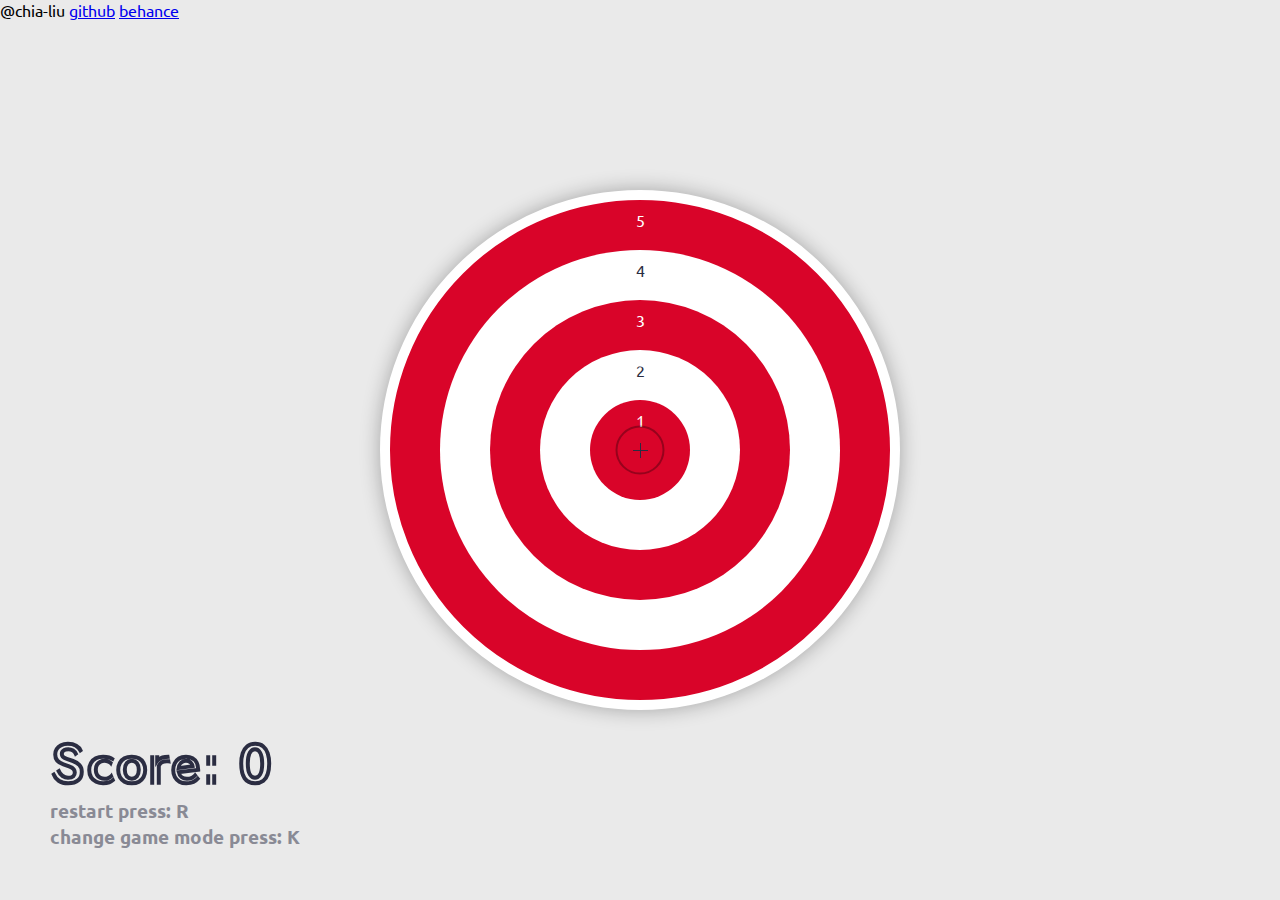
<file: index.html>
<!DOCTYPE html>
<html lang="en">
<head>
    <meta charset="UTF-8">
    <meta http-equiv="X-UA-Compatible" content="IE=edge">
    <meta name="viewport" content="width=device-width, initial-scale=1.0">
    <link rel="preconnect" href="https://fonts.googleapis.com"> 
    <link rel="preconnect" href="https://fonts.gstatic.com" crossorigin> 
    <link href="https://fonts.googleapis.com/css2?family=Train+One&family=Ubuntu:wght@500&display=swap" rel="stylesheet">
    <link rel="stylesheet" href="style.css">

    <title>Archery Game</title>
</head>
<body>
    <div class="info">
        <h1 class="score">Score: 0</h1>
        <h3 class="explain">restart press: R <br> change game mode press: K</h3>
    </div>
    <div class="target">
        <div class="circle1" data-label="1"> </div>
        <div class="circle2" data-label="2"> </div>
        <div class="circle3" data-label="3"> </div>
        <div class="circle4" data-label="4"> </div>
        <div class="circle5" data-label="5"> </div>
    </div>
    <div class="mouseCircle">
        <div class="mouseCross"></div>
  </div>
    <footer class="footer">
    @chia-liu <a href="https://github.com/chia-liu" class="btn mr-5 ml-5">github<a> <a href="https://bit.ly/Be-C6" class="btn mr-5">behance<a> 
    </footer>
  <script src="https://cdnjs.cloudflare.com/ajax/libs/jquery/3.6.0/jquery.min.js"></script>
  <script src="./index.js"></script>
</body>
</html>
</file>
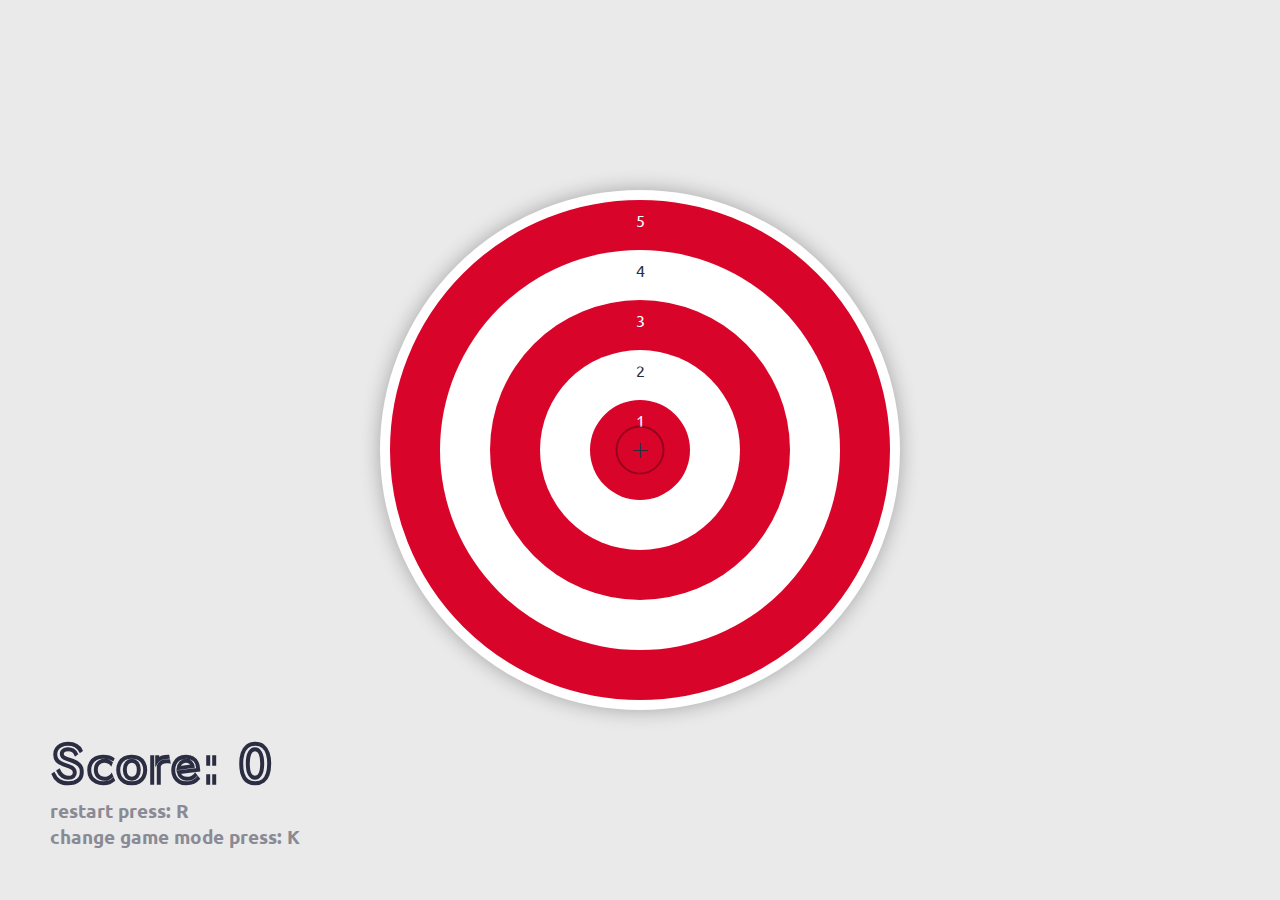
<file: inddex.html>
<!DOCTYPE html>
<html lang="en">
<head>
    <meta charset="UTF-8">
    <meta http-equiv="X-UA-Compatible" content="IE=edge">
    <meta name="viewport" content="width=device-width, initial-scale=1.0">
    <link rel="preconnect" href="https://fonts.googleapis.com"> 
    <link rel="preconnect" href="https://fonts.gstatic.com" crossorigin> 
    <link href="https://fonts.googleapis.com/css2?family=Train+One&family=Ubuntu:wght@500&display=swap" rel="stylesheet">
    <link rel="stylesheet" href="style.css">

    <title>Archery Game</title>
</head>
<body>
    <div class="info">
        <h1 class="score">Score: 0</h1>
        <h3 class="explain">restart press: R <br> change game mode press: K</h3>
    </div>
    <div class="target">
        <div class="circle1" data-label="1"> </div>
        <div class="circle2" data-label="2"> </div>
        <div class="circle3" data-label="3"> </div>
        <div class="circle4" data-label="4"> </div>
        <div class="circle5" data-label="5"> </div>
    </div>
    <div class="mouseCircle">
        <div class="mouseCross"></div>
  </div>
  <script src="https://cdnjs.cloudflare.com/ajax/libs/jquery/3.6.0/jquery.min.js"></script>
  <script src="./index.js"></script>
</body>
</html>
</file>
<file: style.css>
* {
  font-family: 'Ubuntu', sans-serif;
}

html, body {
  width: 100%;
  height: 100%;
  margin: 0;
  background-color: #eaeaea;
}

.target {
  position: absolute;
  left: 50%;
  top: 50%;
  -webkit-transform: translate(-50%, -50%);
          transform: translate(-50%, -50%);
  -webkit-transition: 1s;
  transition: 1s;
}

[class^="circle"] {
  width: 500px;
  height: 500px;
  border-radius: 50%;
  position: absolute;
  left: 50%;
  top: 50%;
  -webkit-transform: translate(-50%, -50%);
          transform: translate(-50%, -50%);
  background-color: #fff;
}

[class^="circle"].circle1 {
  width: 100px;
  height: 100px;
  color: #fff;
  z-index: 5;
}

[class^="circle"].circle2 {
  width: 200px;
  height: 200px;
  color: #2B2D42;
  z-index: 4;
}

[class^="circle"].circle3 {
  width: 300px;
  height: 300px;
  color: #fff;
  z-index: 3;
}

[class^="circle"].circle4 {
  width: 400px;
  height: 400px;
  color: #2B2D42;
  z-index: 2;
}

[class^="circle"].circle5 {
  width: 500px;
  height: 500px;
  color: #fff;
  z-index: 1;
  border: 10px solid #fff;
  -webkit-box-shadow: 0px 0px 20px rgba(0, 0, 0, 0.3);
          box-shadow: 0px 0px 20px rgba(0, 0, 0, 0.3);
}

[class^="circle"]:nth-child(2n+1) {
  background-color: #D90429;
}

[class^="circle"]:active {
  -webkit-transition: 0s;
  transition: 0s;
  -webkit-filter: brightness(80%);
          filter: brightness(80%);
}

[class^="circle"]:before {
  content: attr(data-label);
  position: absolute;
  left: 50%;
  top: 50%;
  -webkit-transform: translate(-50%, -50%);
          transform: translate(-50%, -50%);
  top: 20px;
}

.info {
  position: absolute;
  left: 50px;
  bottom: 50px;
  z-index: 10;
}

.info h1, .info h3 {
  margin: 0;
  color: #2B2D42;
}

.info h1 {
  font-size: 50px;
  font-family: 'Train One', cursive;
}

.info h3 {
  opacity: 0.5;
}

.target.moving {
  -webkit-animation: moving 1s infinite alternate;
          animation: moving 1s infinite alternate;
  -webkit-transition: 2s;
  transition: 2s;
}

@-webkit-keyframes moving {
  0% {
    -webkit-transform: translate(-200px);
            transform: translate(-200px);
  }
  100% {
    -webkit-transform: translate(200px);
            transform: translate(200px);
  }
}

@keyframes moving {
  0% {
    -webkit-transform: translate(-200px);
            transform: translate(-200px);
  }
  100% {
    -webkit-transform: translate(200px);
            transform: translate(200px);
  }
}

.mouseCircle {
  width: 45px;
  height: 45px;
  pointer-events: none;
  border-radius: 50%;
  border: 2px solid rgba(0, 0, 0, 0.3);
  position: absolute;
  left: 50%;
  top: 50%;
  -webkit-transform: translate(-50%, -50%);
          transform: translate(-50%, -50%);
  z-index: 99;
}

.mouseCircle .mouseCross {
  position: absolute;
  left: 50%;
  top: 50%;
  -webkit-transform: translate(-50%, -50%);
          transform: translate(-50%, -50%);
  pointer-events: none;
}

.mouseCircle .mouseCross:before, .mouseCircle .mouseCross:after {
  content: '';
  display: block;
  width: 15px;
  height: 1px;
  position: absolute;
  left: 50%;
  top: 50%;
  -webkit-transform: translate(-50%, -50%);
          transform: translate(-50%, -50%);
  background-color: #2B2D42;
}

.mouseCircle .mouseCross:after {
  -webkit-transform: translate(-50%, -50%) rotate(90deg);
          transform: translate(-50%, -50%) rotate(90deg);
}

.shoot {
  position: absolute;
  pointer-events: none;
  width: 10px;
  height: 10px;
  border-radius: 50%;
  background-color: rgba(0, 0, 0, 0.3);
  z-index: 50;
}
/*# sourceMappingURL=style.css.map */
</file>
